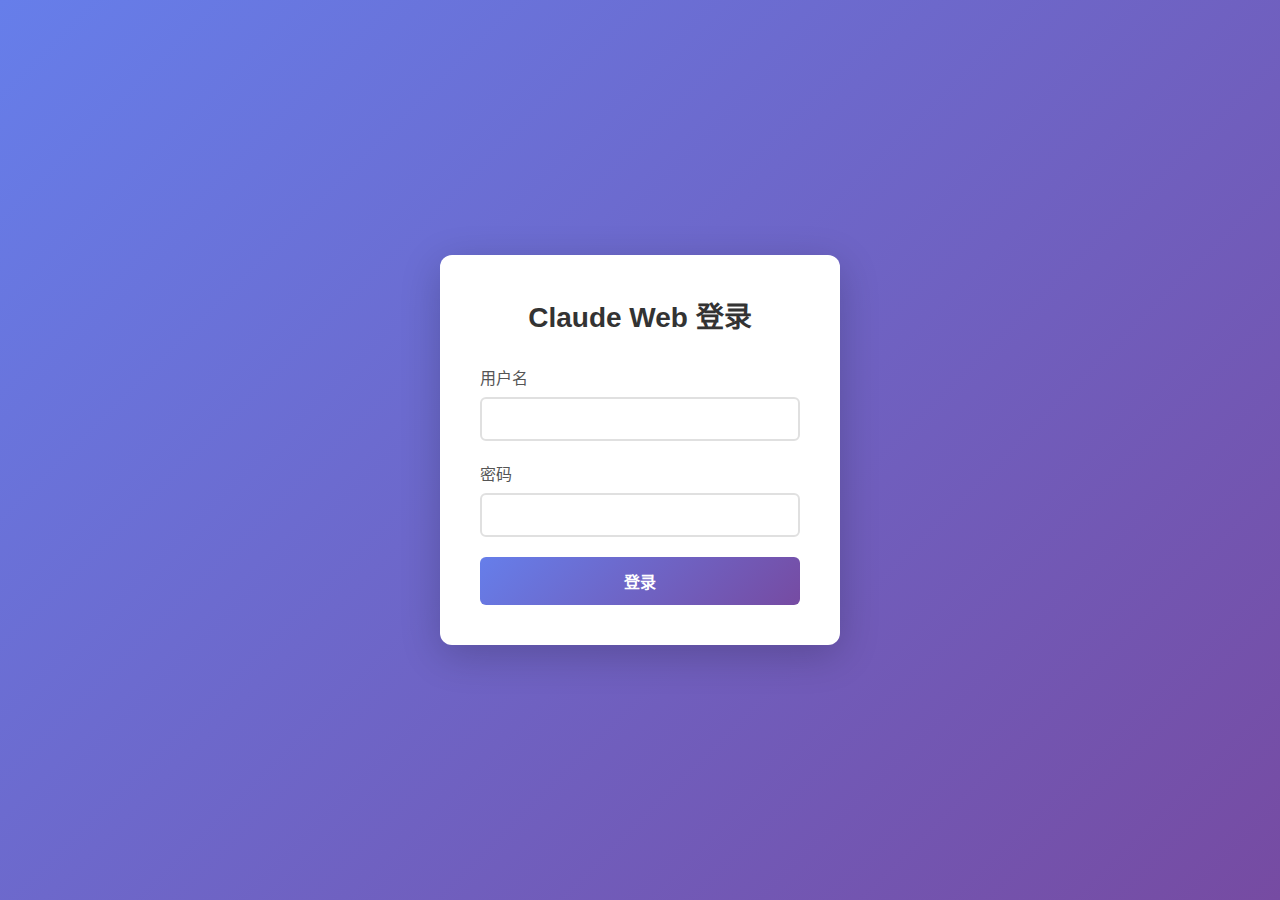
<file: templates/login.html>
<!DOCTYPE html>
<html lang="zh-CN">
<head>
    <meta charset="UTF-8">
    <meta name="viewport" content="width=device-width, initial-scale=1.0">
    <title>登录 - Claude Web</title>
    <style>
        * {
            margin: 0;
            padding: 0;
            box-sizing: border-box;
        }

        body {
            font-family: -apple-system, BlinkMacSystemFont, 'Segoe UI', Roboto, Oxygen, Ubuntu, Cantarell, sans-serif;
            background: linear-gradient(135deg, #667eea 0%, #764ba2 100%);
            min-height: 100vh;
            display: flex;
            align-items: center;
            justify-content: center;
        }

        .login-container {
            background: white;
            border-radius: 12px;
            box-shadow: 0 10px 40px rgba(0, 0, 0, 0.2);
            padding: 40px;
            width: 100%;
            max-width: 400px;
        }

        h1 {
            color: #333;
            margin-bottom: 30px;
            text-align: center;
            font-size: 28px;
        }

        .form-group {
            margin-bottom: 20px;
        }

        label {
            display: block;
            color: #555;
            margin-bottom: 8px;
            font-weight: 500;
        }

        input {
            width: 100%;
            padding: 12px;
            border: 2px solid #e0e0e0;
            border-radius: 6px;
            font-size: 14px;
            transition: border-color 0.3s;
        }

        input:focus {
            outline: none;
            border-color: #667eea;
        }

        button {
            width: 100%;
            padding: 12px;
            background: linear-gradient(135deg, #667eea 0%, #764ba2 100%);
            color: white;
            border: none;
            border-radius: 6px;
            font-size: 16px;
            font-weight: 600;
            cursor: pointer;
            transition: transform 0.2s;
        }

        button:hover {
            transform: translateY(-2px);
        }

        button:active {
            transform: translateY(0);
        }

        .error-message {
            color: #e74c3c;
            font-size: 14px;
            margin-top: 10px;
            text-align: center;
            display: none;
        }

        .error-message.show {
            display: block;
        }
    </style>
</head>
<body>
    <div class="login-container">
        <h1>Claude Web 登录</h1>
        <form id="loginForm">
            <div class="form-group">
                <label for="username">用户名</label>
                <input type="text" id="username" name="username" required autocomplete="username">
            </div>
            <div class="form-group">
                <label for="password">密码</label>
                <input type="password" id="password" name="password" required autocomplete="current-password">
            </div>
            <button type="submit">登录</button>
            <div class="error-message" id="errorMessage"></div>
        </form>
    </div>

    <script>
        document.getElementById('loginForm').addEventListener('submit', async (e) => {
            e.preventDefault();

            const username = document.getElementById('username').value;
            const password = document.getElementById('password').value;
            const errorMessage = document.getElementById('errorMessage');

            try {
                const response = await fetch('/login', {
                    method: 'POST',
                    headers: {
                        'Content-Type': 'application/json'
                    },
                    body: JSON.stringify({ username, password })
                });

                const data = await response.json();

                if (data.success) {
                    window.location.href = '/';
                } else {
                    errorMessage.textContent = data.error || '登录失败';
                    errorMessage.classList.add('show');
                }
            } catch (error) {
                errorMessage.textContent = '网络错误，请重试';
                errorMessage.classList.add('show');
            }
        });
    </script>
</body>
</html>
</file>
